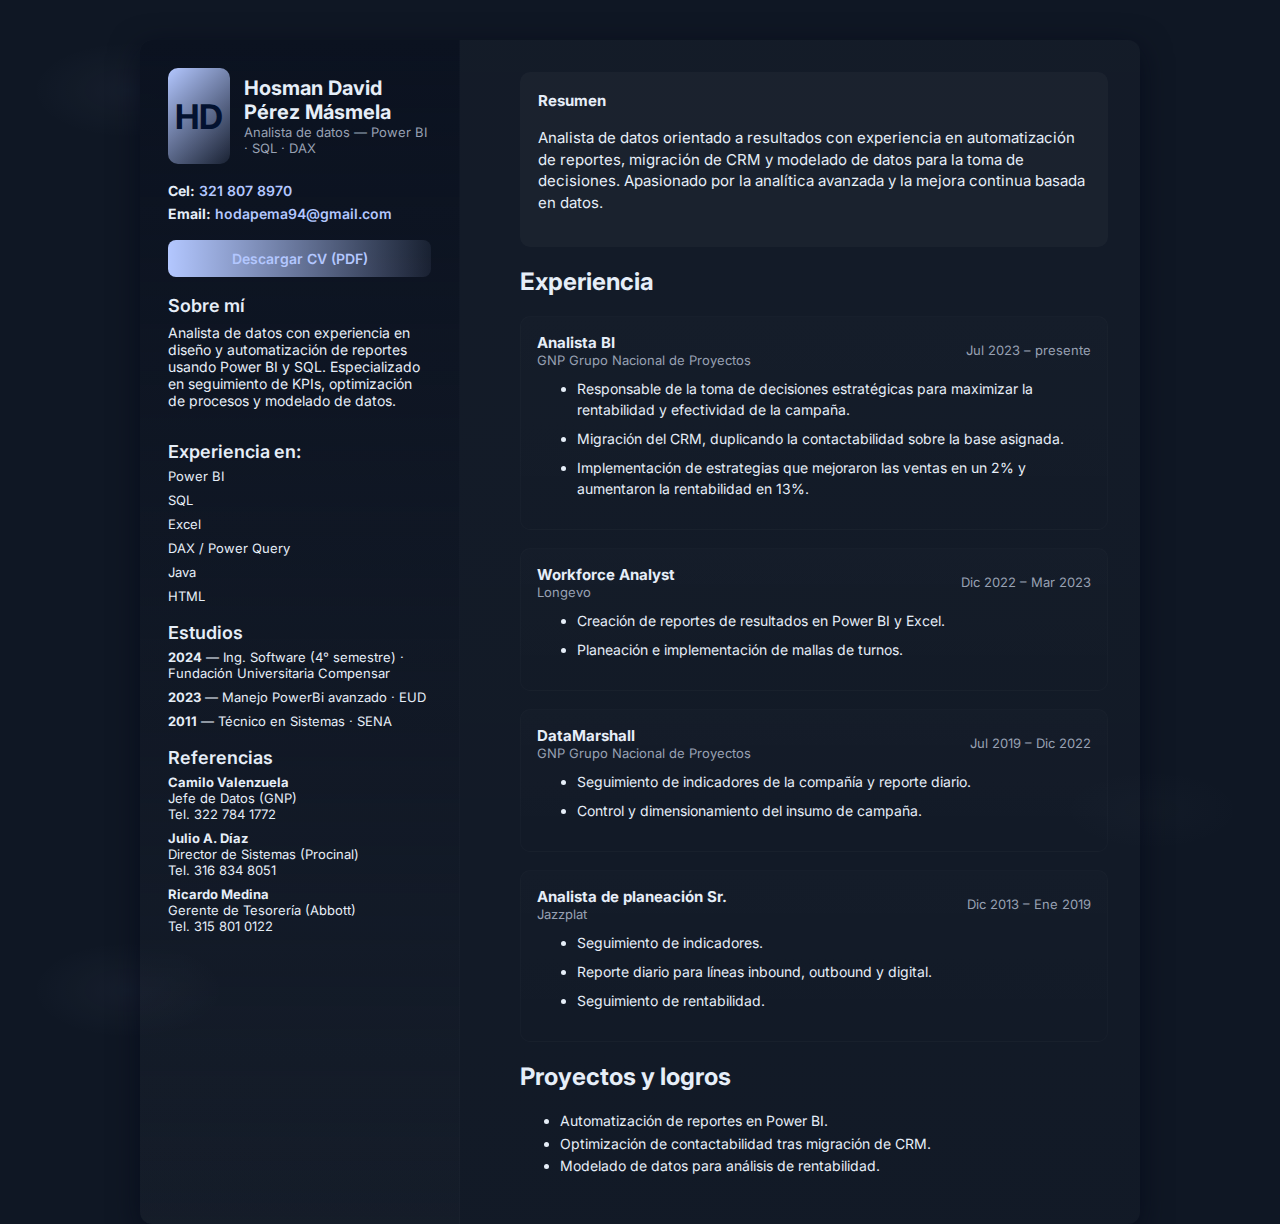
<file: Index.html>
<!doctype html>
<html lang="es">

<head>
    <meta charset="utf-8" />
    <meta name="viewport" content="width=device-width,initial-scale=1" />
    <title>Hosman David Pérez — CV</title>

    <!-- Google Font -->
    <link href="https://fonts.googleapis.com/css2?family=Inter:wght@300;400;600;700&display=swap" rel="stylesheet">

    <!-- Archivo CSS externo -->
    <link rel="stylesheet" href="styles.css">
</head>

<body>
    <div class="container" role="main" aria-labelledby="cv-heading">

        <!-- SIDEBAR -->
        <aside class="sidebar">
            <div class="profile-header">
                <div class="avatar" aria-hidden="true">HD</div>
                <div>
                    <div class="name">Hosman David Pérez Másmela</div>
                    <div class="role">Analista de datos — Power BI · SQL · DAX</div>
                </div>
            </div>

            <div class="contact" aria-label="Contacto">
                <div><strong>Cel:</strong> <a href="tel:+573218078970">321 807 8970</a></div>
                <div><strong>Email:</strong> <a href="mailto:hodapema94@gmail.com">hodapema94@gmail.com</a></div>

                <!-- Enlace a tu PDF -->
                <a class="download-btn" href="CV-Hosman-David-Perez.pdf" target="_blank">Descargar CV (PDF)</a>
            </div>

            <div>
                <a class="section-link" href="about.html">
                    Sobre mí
                </a>

                <p class="sidebar-text">
                    Analista de datos con experiencia en diseño y automatización de reportes usando Power BI y SQL. Especializado en seguimiento de KPIs, optimización de procesos y modelado de datos.
                </p>
            </div>

            <div>
                <a class="section-link" href="Estilos.html">
                    Experiencia en:
                </a>

                <div class="skills">
                    <div class="skill"><span>Power BI</span></div>
                    <div class="skill"><span>SQL</span></div>
                    <div class="skill"><span>Excel</span></div>
                    <div class="skill"><span>DAX / Power Query</span></div>
                    <div class="skill"><span>Java</span></div>
                    <div class="skill"><span>HTML</span></div>
                </div>
            </div>


            <div>
                <a class="section-link" href="certificados.html">Estudios</a>
                <div class="education">
                    <div class="edu-item"><strong>2024</strong> — Ing. Software (4° semestre) · Fundación Universitaria Compensar</div>
                    <div class="edu-item"><strong>2023</strong> — Manejo PowerBi avanzado · EUD</div>
                    <div class="edu-item"><strong>2011</strong> — Técnico en Sistemas · SENA</div>
                </div>
            </div>

            <div>
                <div class="section-link">Referencias</div>
                <div class="references">
                    <div class="edu-item"><strong>Camilo Valenzuela</strong><br>Jefe de Datos (GNP) </strong><br> Tel. 322 784 1772</div>
                    <div class="edu-item">
                        <strong>Julio A. Díaz</strong><br> Director de Sistemas (Procinal) </strong><br> Tel. 316 834 8051
                    </div>
                    <div class="edu-item">
                        <strong>Ricardo Medina</strong><br> Gerente de Tesorería (Abbott) </strong><br> Tel. 315 801 0122
                    </div>
                </div>
            </div>
        </aside>

        <!-- MAIN CONTENT -->
        <section class="main" id="cv-heading" aria-label="Hoja de vida principal">
            <div class="summary" aria-label="Resumen profesional">
                <strong>Resumen</strong>
                <p>
                    Analista de datos orientado a resultados con experiencia en automatización de reportes, migración de CRM y modelado de datos para la toma de decisiones. Apasionado por la analítica avanzada y la mejora continua basada en datos.
                </p>
            </div>

            <div>
                <h2>Experiencia</h2>

                <div class="experience">

                    <article class="job">
                        <div class="job-header">
                            <div>
                                <div class="job-title">Analista BI</div>
                                <div class="job-company">GNP Grupo Nacional de Proyectos</div>
                            </div>
                            <div class="job-dates">Jul 2023 – presente</div>
                        </div>
                        <ul class="job-bullets">
                            <li>Responsable de la toma de decisiones estratégicas para maximizar la rentabilidad y efectividad de la campaña.</li>
                            <li>Migración del CRM, duplicando la contactabilidad sobre la base asignada.</li>
                            <li>Implementación de estrategias que mejoraron las ventas en un 2% y aumentaron la rentabilidad en 13%.</li>
                        </ul>
                    </article>

                    <article class="job">
                        <div class="job-header">
                            <div>
                                <div class="job-title">Workforce Analyst</div>
                                <div class="job-company">Longevo</div>
                            </div>
                            <div class="job-dates">Dic 2022 – Mar 2023</div>
                        </div>
                        <ul class="job-bullets">
                            <li>Creación de reportes de resultados en Power BI y Excel.</li>
                            <li>Planeación e implementación de mallas de turnos.</li>
                        </ul>
                    </article>

                    <article class="job">
                        <div class="job-header">
                            <div>
                                <div class="job-title">DataMarshall</div>
                                <div class="job-company">GNP Grupo Nacional de Proyectos</div>
                            </div>
                            <div class="job-dates">Jul 2019 – Dic 2022</div>
                        </div>
                        <ul class="job-bullets">
                            <li>Seguimiento de indicadores de la compañía y reporte diario.</li>
                            <li>Control y dimensionamiento del insumo de campaña.</li>
                        </ul>
                    </article>

                    <article class="job">
                        <div class="job-header">
                            <div>
                                <div class="job-title">Analista de planeación Sr.</div>
                                <div class="job-company">Jazzplat</div>
                            </div>
                            <div class="job-dates">Dic 2013 – Ene 2019</div>
                        </div>
                        <ul class="job-bullets">
                            <li>Seguimiento de indicadores.</li>
                            <li>Reporte diario para líneas inbound, outbound y digital.</li>
                            <li>Seguimiento de rentabilidad.</li>
                        </ul>
                    </article>

                </div>
            </div>

            <div class="projects">
                <h2>Proyectos y logros</h2>
                <ul>
                    <li>Automatización de reportes en Power BI.</li>
                    <li>Optimización de contactabilidad tras migración de CRM.</li>
                    <li>Modelado de datos para análisis de rentabilidad.</li>
                </ul>
            </div>

        </section>
    </div>
</body>

</html>
</file>
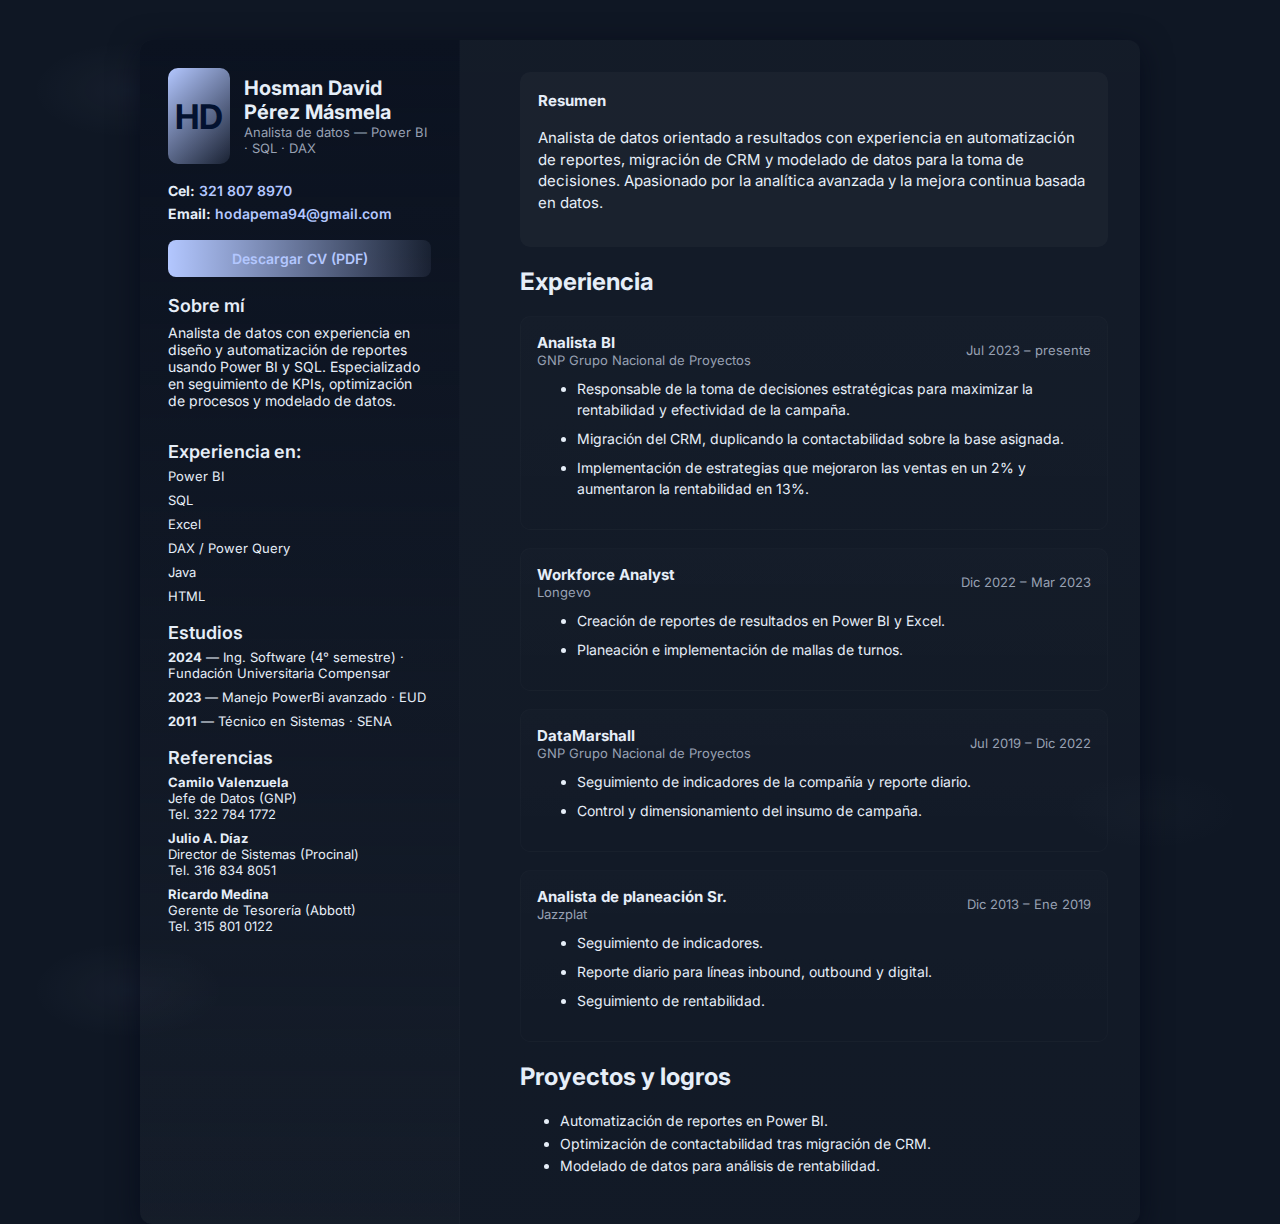
<file: index.html>
<!doctype html>
<html lang="es">

<head>
    <meta charset="utf-8" />
    <meta name="viewport" content="width=device-width,initial-scale=1" />
    <title>Hosman David Pérez — CV</title>

    <!-- Google Font -->
    <link href="https://fonts.googleapis.com/css2?family=Inter:wght@300;400;600;700&display=swap" rel="stylesheet">

    <!-- Archivo CSS externo -->
    <link rel="stylesheet" href="styles.css">
</head>

<body>
    <div class="container" role="main" aria-labelledby="cv-heading">

        <!-- SIDEBAR -->
        <aside class="sidebar">
            <div class="profile-header">
                <div class="avatar" aria-hidden="true">HD</div>
                <div>
                    <div class="name">Hosman David Pérez Másmela</div>
                    <div class="role">Analista de datos — Power BI · SQL · DAX</div>
                </div>
            </div>

            <div class="contact" aria-label="Contacto">
                <div><strong>Cel:</strong> <a href="tel:+573218078970">321 807 8970</a></div>
                <div><strong>Email:</strong> <a href="mailto:hodapema94@gmail.com">hodapema94@gmail.com</a></div>

                <!-- Enlace a tu PDF -->
                <a class="download-btn" href="CV-HOSMAN-DAVID-PEREZ.pdf" target="_blank">Descargar CV (PDF)</a>
            </div>

            <div>
                <a class="section-link" href="about.html">
                    Sobre mí
                </a>

                <p class="sidebar-text">
                    Analista de datos con experiencia en diseño y automatización de reportes usando Power BI y SQL. Especializado en seguimiento de KPIs, optimización de procesos y modelado de datos.
                </p>
            </div>

            <div>
                <a class="section-link" href="Estilos.html">
                    Experiencia en:
                </a>

                <div class="skills">
                    <div class="skill"><span>Power BI</span></div>
                    <div class="skill"><span>SQL</span></div>
                    <div class="skill"><span>Excel</span></div>
                    <div class="skill"><span>DAX / Power Query</span></div>
                    <div class="skill"><span>Java</span></div>
                    <div class="skill"><span>HTML</span></div>
                </div>
            </div>


            <div>
                <a class="section-link" href="certificados.html">Estudios</a>
                <div class="education">
                    <div class="edu-item"><strong>2024</strong> — Ing. Software (4° semestre) · Fundación Universitaria Compensar</div>
                    <div class="edu-item"><strong>2023</strong> — Manejo PowerBi avanzado · EUD</div>
                    <div class="edu-item"><strong>2011</strong> — Técnico en Sistemas · SENA</div>
                </div>
            </div>

            <div>
                <div class="section-link">Referencias</div>
                <div class="references">
                    <div class="edu-item"><strong>Camilo Valenzuela</strong><br>Jefe de Datos (GNP) </strong><br> Tel. 322 784 1772</div>
                    <div class="edu-item">
                        <strong>Julio A. Díaz</strong><br> Director de Sistemas (Procinal) </strong><br> Tel. 316 834 8051
                    </div>
                    <div class="edu-item">
                        <strong>Ricardo Medina</strong><br> Gerente de Tesorería (Abbott) </strong><br> Tel. 315 801 0122
                    </div>
                </div>
            </div>
        </aside>

        <!-- MAIN CONTENT -->
        <section class="main" id="cv-heading" aria-label="Hoja de vida principal">
            <div class="summary" aria-label="Resumen profesional">
                <strong>Resumen</strong>
                <p>
                    Analista de datos orientado a resultados con experiencia en automatización de reportes, migración de CRM y modelado de datos para la toma de decisiones. Apasionado por la analítica avanzada y la mejora continua basada en datos.
                </p>
            </div>

            <div>
                <h2>Experiencia</h2>

                <div class="experience">

                    <article class="job">
                        <div class="job-header">
                            <div>
                                <div class="job-title">Analista BI</div>
                                <div class="job-company">GNP Grupo Nacional de Proyectos</div>
                            </div>
                            <div class="job-dates">Jul 2023 – presente</div>
                        </div>
                        <ul class="job-bullets">
                            <li>Responsable de la toma de decisiones estratégicas para maximizar la rentabilidad y efectividad de la campaña.</li>
                            <li>Migración del CRM, duplicando la contactabilidad sobre la base asignada.</li>
                            <li>Implementación de estrategias que mejoraron las ventas en un 2% y aumentaron la rentabilidad en 13%.</li>
                        </ul>
                    </article>

                    <article class="job">
                        <div class="job-header">
                            <div>
                                <div class="job-title">Workforce Analyst</div>
                                <div class="job-company">Longevo</div>
                            </div>
                            <div class="job-dates">Dic 2022 – Mar 2023</div>
                        </div>
                        <ul class="job-bullets">
                            <li>Creación de reportes de resultados en Power BI y Excel.</li>
                            <li>Planeación e implementación de mallas de turnos.</li>
                        </ul>
                    </article>

                    <article class="job">
                        <div class="job-header">
                            <div>
                                <div class="job-title">DataMarshall</div>
                                <div class="job-company">GNP Grupo Nacional de Proyectos</div>
                            </div>
                            <div class="job-dates">Jul 2019 – Dic 2022</div>
                        </div>
                        <ul class="job-bullets">
                            <li>Seguimiento de indicadores de la compañía y reporte diario.</li>
                            <li>Control y dimensionamiento del insumo de campaña.</li>
                        </ul>
                    </article>

                    <article class="job">
                        <div class="job-header">
                            <div>
                                <div class="job-title">Analista de planeación Sr.</div>
                                <div class="job-company">Jazzplat</div>
                            </div>
                            <div class="job-dates">Dic 2013 – Ene 2019</div>
                        </div>
                        <ul class="job-bullets">
                            <li>Seguimiento de indicadores.</li>
                            <li>Reporte diario para líneas inbound, outbound y digital.</li>
                            <li>Seguimiento de rentabilidad.</li>
                        </ul>
                    </article>

                </div>
            </div>

            <div class="projects">
                <h2>Proyectos y logros</h2>
                <ul>
                    <li>Automatización de reportes en Power BI.</li>
                    <li>Optimización de contactabilidad tras migración de CRM.</li>
                    <li>Modelado de datos para análisis de rentabilidad.</li>
                </ul>
            </div>

        </section>
    </div>
</body>

</html>
</file>
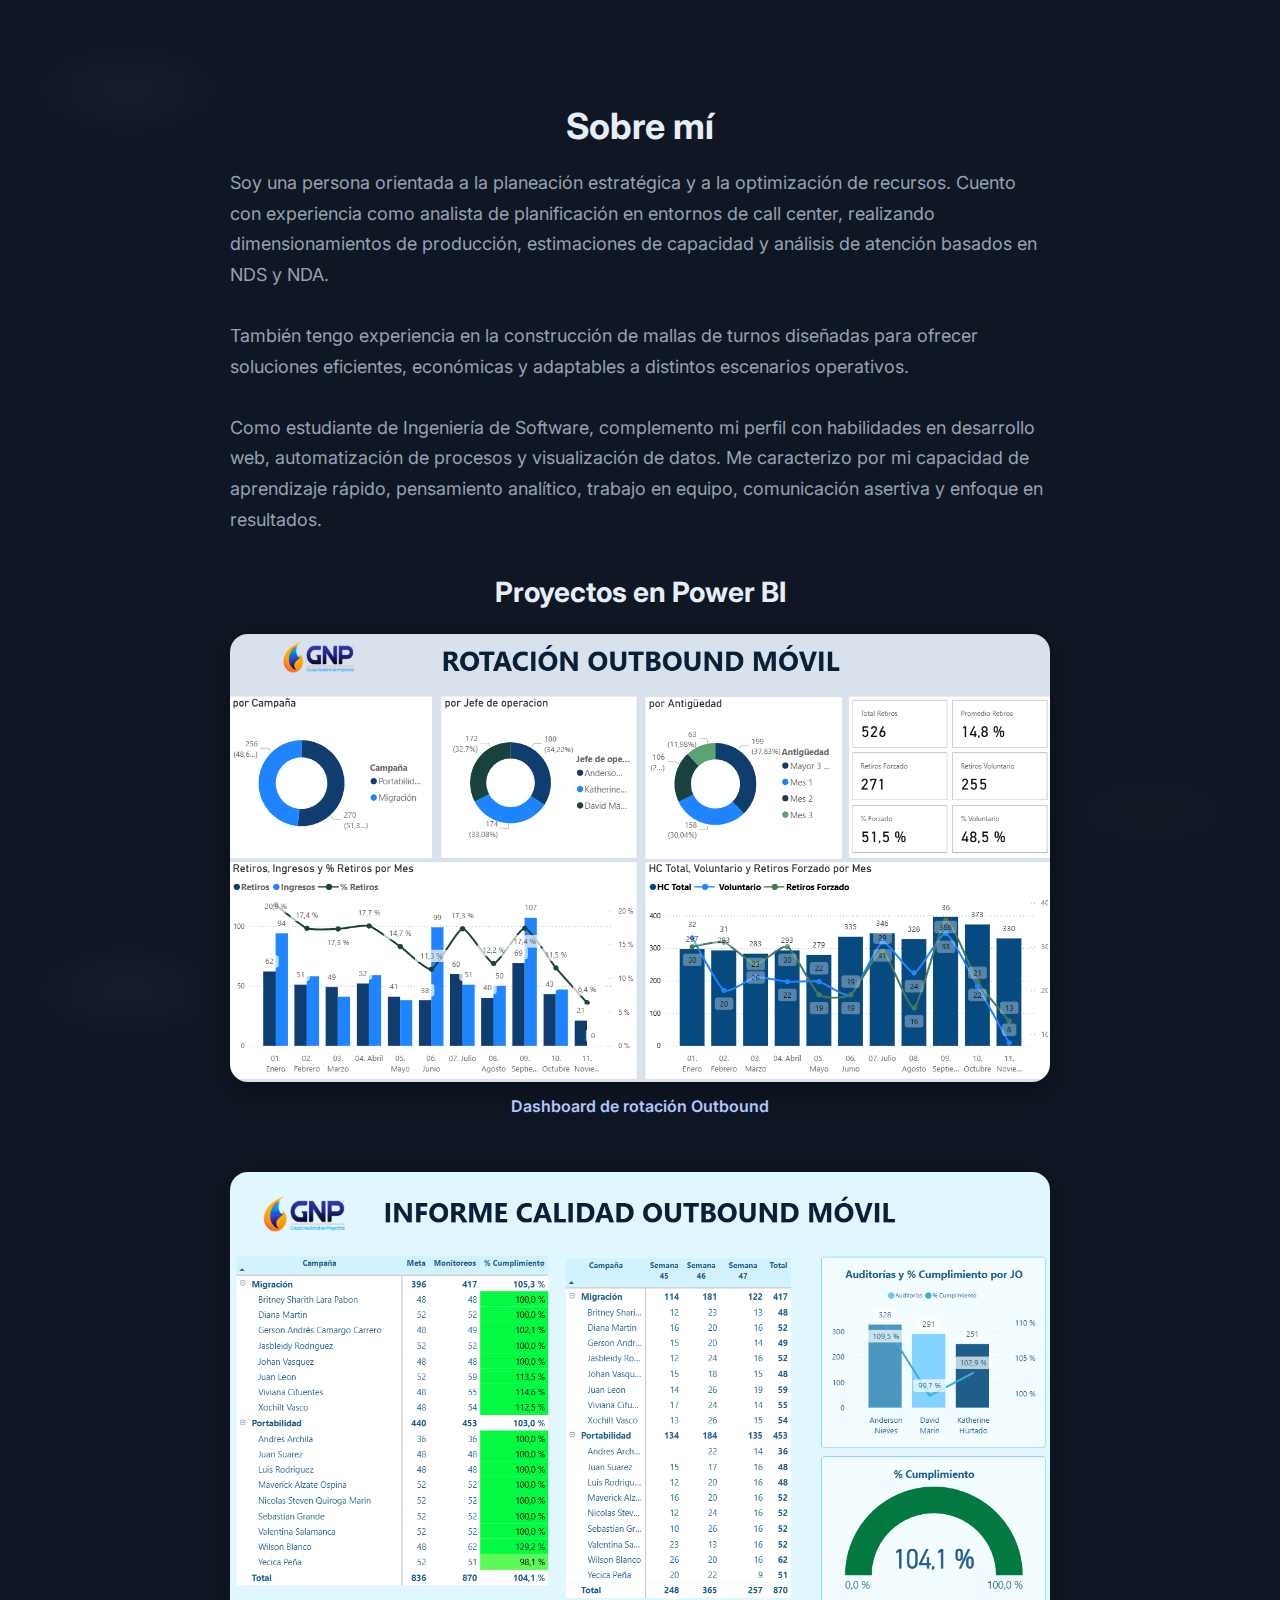
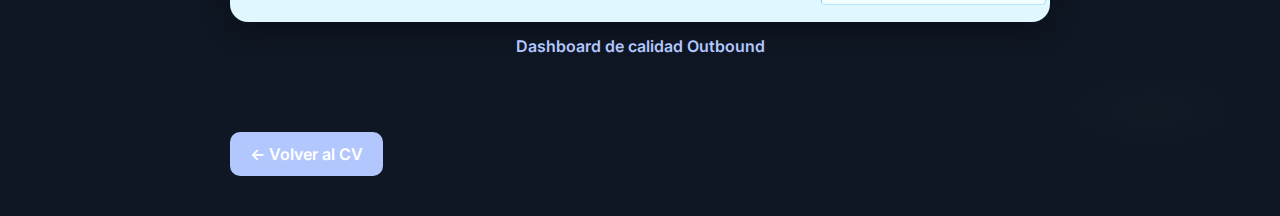
<file: about.html>
<!doctype html>
<html lang="es">

<head>
    <meta charset="utf-8">
    <meta name="viewport" content="width=device-width, initial-scale=1">
    <title>Sobre mí — Hosman David Pérez</title>

    <link href="https://fonts.googleapis.com/css2?family=Inter:wght@300;400;600;700&display=swap" rel="stylesheet">
    <link rel="stylesheet" href="styles.css">
    <link rel="stylesheet" href="about.css">
</head>

<body>

    <div class="about-container">

        <h1>Sobre mí</h1>

        <p class="about-text">
            Soy una persona orientada a la planeación estratégica y a la optimización de recursos. Cuento con experiencia como analista de planificación en entornos de call center, realizando dimensionamientos de producción, estimaciones de capacidad y análisis de
            atención basados en NDS y NDA.
            <br><br> También tengo experiencia en la construcción de mallas de turnos diseñadas para ofrecer soluciones eficientes, económicas y adaptables a distintos escenarios operativos.
            <br><br> Como estudiante de Ingeniería de Software, complemento mi perfil con habilidades en desarrollo web, automatización de procesos y visualización de datos. Me caracterizo por mi capacidad de aprendizaje rápido, pensamiento analítico,
            trabajo en equipo, comunicación asertiva y enfoque en resultados.
        </p>

        <h2>Proyectos en Power BI</h2>

        <div class="bi-gallery">

            <div class="bi-item">
                <img src="Img1.png" alt="Dashboard Rotación Outbound">
                <p class="bi-caption">Dashboard de rotación Outbound</p>
            </div>

            <div class="bi-item">
                <img src="Img2.png" alt="Dashboard Calidad Outbound">
                <p class="bi-caption">Dashboard de calidad Outbound</p>
            </div>

        </div>

        <a href="index.html" class="back-btn">← Volver al CV</a>

    </div>

</body>

</html>
</file>
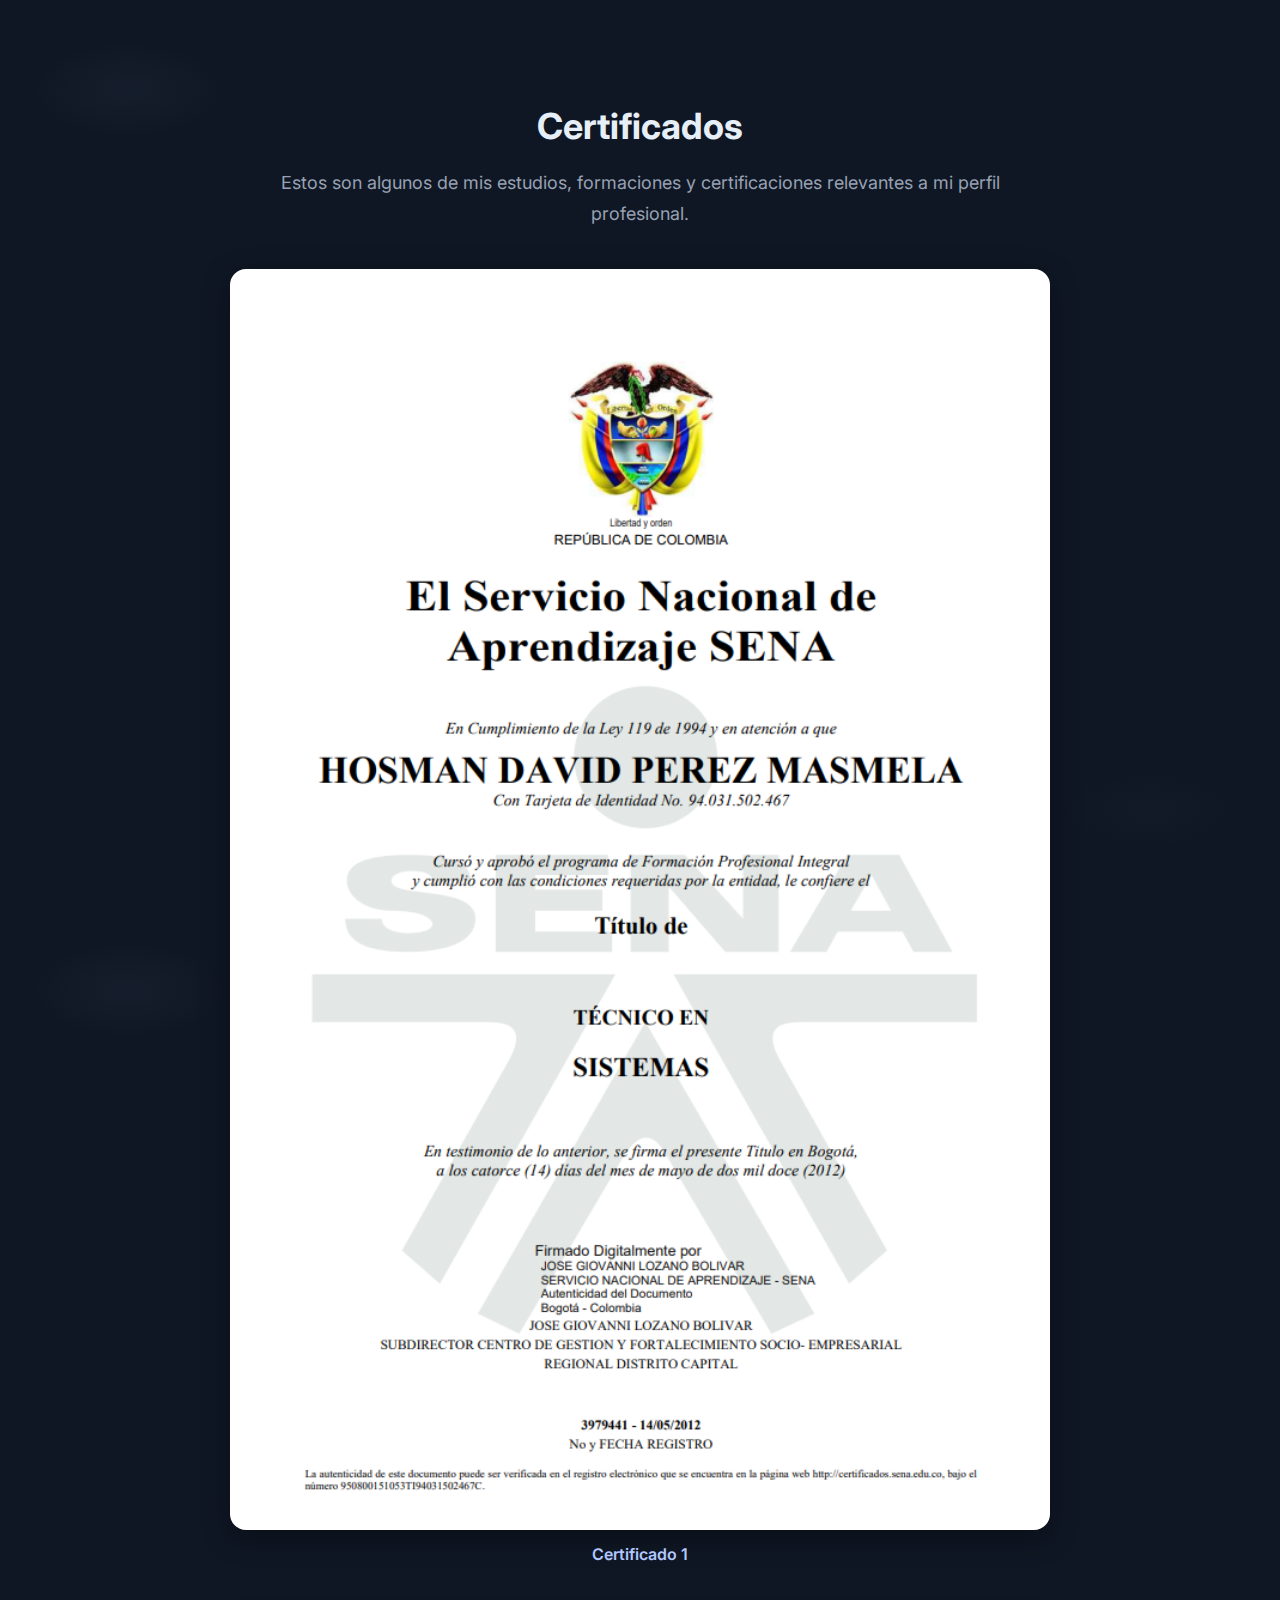
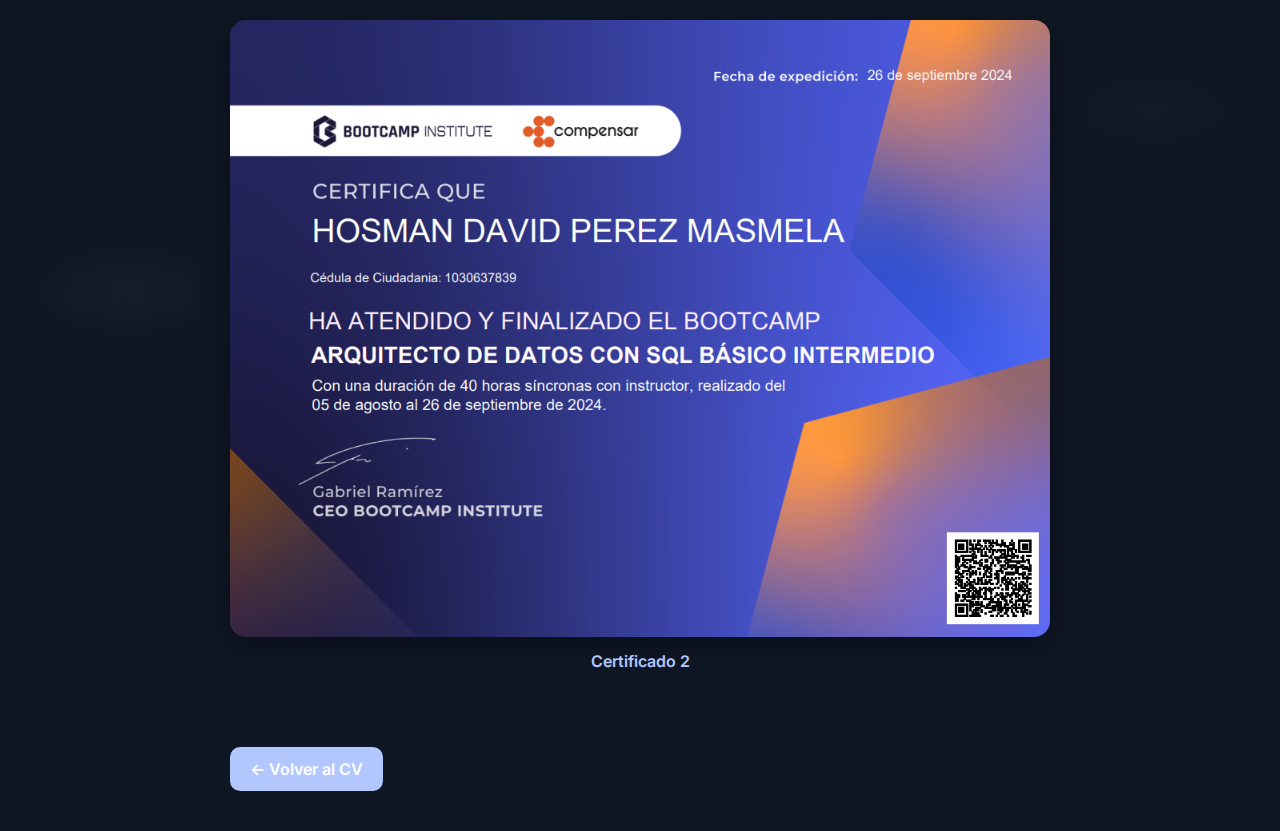
<file: certificados.html>
<!doctype html>
<html lang="es">

<head>
    <meta charset="utf-8">
    <meta name="viewport" content="width=device-width,initial-scale=1">
    <title>Certificados — Hosman David Pérez</title>

    <link href="https://fonts.googleapis.com/css2?family=Inter:wght@300;400;600;700&display=swap" rel="stylesheet">
    <link rel="stylesheet" href="styles.css">
    <link rel="stylesheet" href="certificados.css">
</head>

<body>

    <div class="cert-container">

        <h1>Certificados</h1>

        <p class="cert-text">
            Estos son algunos de mis estudios, formaciones y certificaciones relevantes a mi perfil profesional.
        </p>

        <div class="cert-gallery">

            <div class="cert-item">
                <img src="Certificado1.png" alt="Certificado 1">
                <p class="cert-caption">Certificado 1</p>
            </div>

            <div class="cert-item">
                <img src="Certificado2.png" alt="Certificado 2">
                <p class="cert-caption">Certificado 2</p>
            </div>

        </div>

        <a href="index.html" class="back-btn">← Volver al CV</a>

    </div>

</body>

</html>
</file>
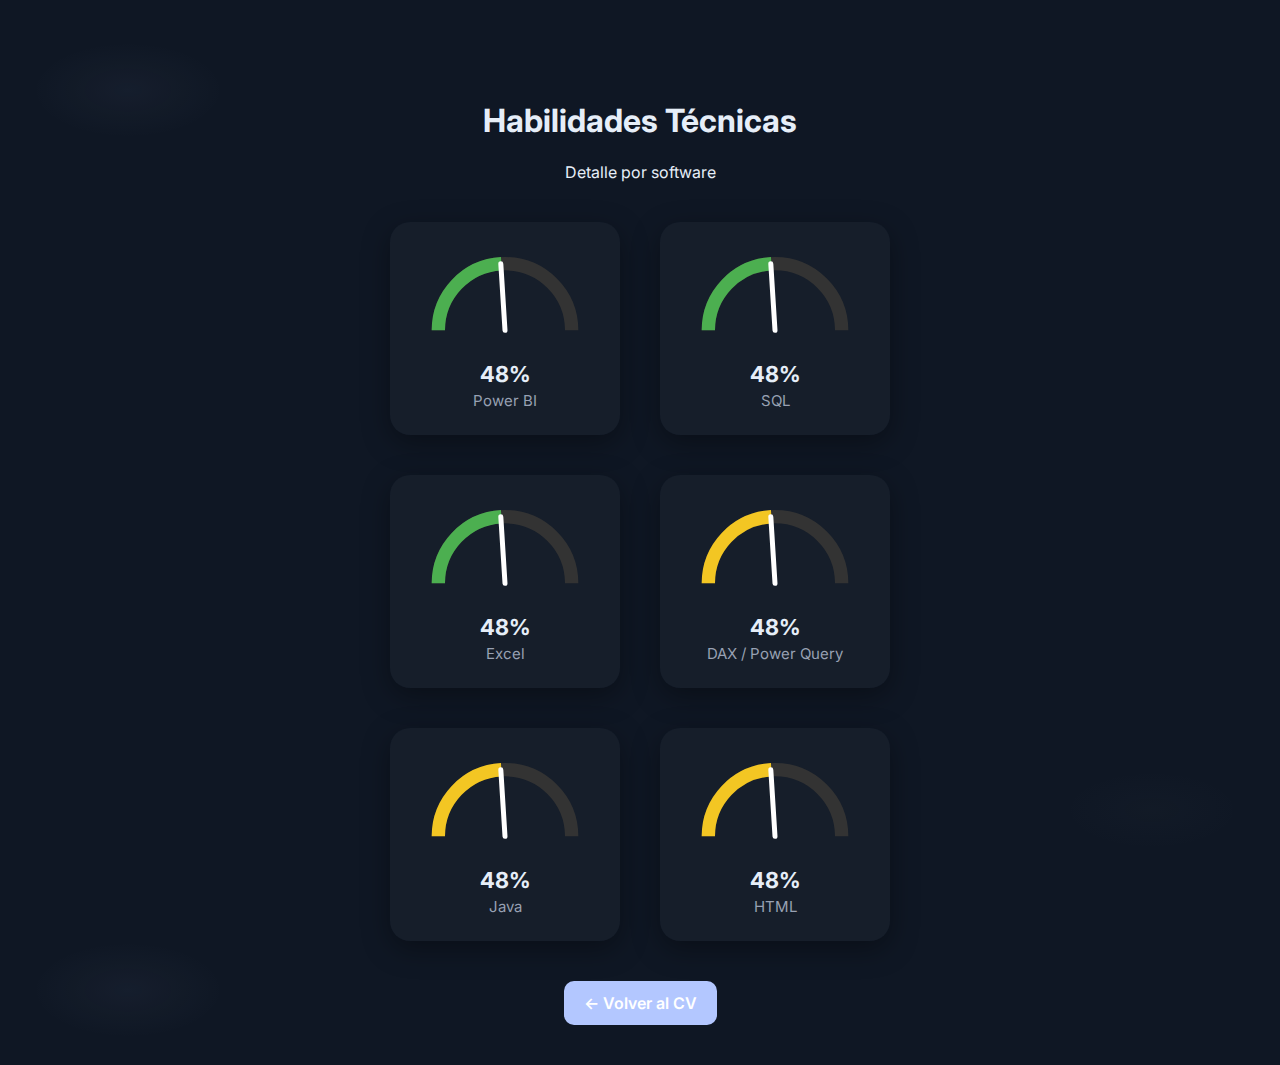
<file: Estilos.html>
<!doctype html>
<html lang="es">

<head>
    <meta charset="utf-8">
    <meta name="viewport" content="width=device-width, initial-scale=1">
    <title>Programas y Lenguajes manejados — Hosman David Pérez</title>

    <link href="https://fonts.googleapis.com/css2?family=Inter:wght@300;400;600;700&display=swap" rel="stylesheet">
    <link rel="stylesheet" href="styles.css">
    <link rel="stylesheet" href="gauges.css">
</head>

<body>

    <div class="skills-container">
        <h1>Habilidades Técnicas</h1>
        <p>Detalle por software</p>

        <div class="gauges-grid">

            <div class="gauge-card">
                <div class="gauge" data-value="90" data-label="Power BI"></div>
            </div>

            <div class="gauge-card">
                <div class="gauge" data-value="85" data-label="SQL"></div>
            </div>

            <div class="gauge-card">
                <div class="gauge" data-value="95" data-label="Excel"></div>
            </div>

            <div class="gauge-card">
                <div class="gauge" data-value="80" data-label="DAX / Power Query"></div>
            </div>

            <div class="gauge-card">
                <div class="gauge" data-value="75" data-label="Java"></div>
            </div>

            <div class="gauge-card">
                <div class="gauge" data-value="65" data-label="HTML"></div>
            </div>

        </div>

        <br><br>
        <a href="index.html" class="back-btn">← Volver al CV</a>
    </div>


    <script>
        document.querySelectorAll(".gauge").forEach(gauge => {

            let finalVal = Number(gauge.dataset.value);
            let label = gauge.dataset.label;

            // Determinar color por nivel
            let color = "#ef233c"; // rojo

            if (finalVal > 80) color = "#4caf50"; // verde
            else if (finalVal > 60) color = "#f3c623"; // amarillo

            // Rellenar el SVG
            gauge.innerHTML = `
            <svg class="gauge-svg" viewBox="0 0 100 60">
              <!-- Arco de fondo -->
              <path d="M10 50 A40 40 0 1 1 90 50"
                    fill="none"
                    stroke="#333"
                    stroke-width="8"/>
        
              <!-- Arco dinámico -->
              <path class="arc"
                    d="M10 50 A40 40 0 1 1 90 50"
                    fill="none"
                    stroke="${color}"
                    stroke-width="8"
                    stroke-dasharray="0, 200"/>
        
              <!-- Aguja -->
              <line class="needle"
                    x1="50" y1="50"
                    x2="50" y2="10"
                    stroke="white"
                    stroke-width="3"
                    stroke-linecap="round"
                    transform="rotate(-90 50 50)"/>
            </svg>
        
            <div class="gauge-value">0%</div>
            <div class="gauge-label">${label}</div>
          `;

            // Elementos animables
            const arc = gauge.querySelector(".arc");
            const needle = gauge.querySelector(".needle");
            const valText = gauge.querySelector(".gauge-value");

            // Animar progresivamente
            let current = 0;

            const animate = () => {
                if (current <= finalVal) {

                    // Actualizar texto
                    valText.textContent = current + "%";

                    // Longitud del arco (máximo 126 del semicírculo)
                    const arcLength = (current / 100) * 126;
                    arc.setAttribute("stroke-dasharray", `${arcLength}, 200`);

                    // Rotar aguja: -90° a +90° según valor
                    const rotation = -90 + (current * 1.8);
                    needle.setAttribute("transform", `rotate(${rotation} 50 50)`);

                    current++;
                    requestAnimationFrame(animate);
                }
            };

            animate();
        });
    </script>




</body>

</html>
</file>
<file: styles.css>
:root {
    --bg: #0f1724;
    --card: #0b1220;
    --accent: #b3c7ff;
    --muted: #98a1b3;
    --text: #e6eef8;
    --glass: rgba(255, 255, 255, 0.03);
    --max-width: 1000px;
}

* {
    box-sizing: border-box;
}

html,
body {
    height: 100%;
}

body {
    margin: 0;
    font-family: Inter, system-ui, -apple-system, Segoe UI, Roboto, "Helvetica Neue", Arial;
    background: radial-gradient(1200px 600px at 10% 10%, rgba(179, 199, 255, 0.04), transparent 8%), radial-gradient(900px 400px at 90% 90%, rgba(152, 161, 179, 0.02), transparent 10%), var(--bg);
    color: var(--text);
    padding: 40px 20px;
    display: flex;
    justify-content: center;
    align-items: flex-start;
}


/* Layout general */

.container {
    width: 100%;
    max-width: var(--max-width);
    border-radius: 12px;
    overflow: hidden;
    display: grid;
    grid-template-columns: 320px 1fr;
    gap: 28px;
    background: linear-gradient(180deg, rgba(255, 255, 255, 0.02), rgba(255, 255, 255, 0.01));
    box-shadow: 0 8px 30px rgba(2, 6, 23, 0.6);
}


/* Sidebar */

.sidebar {
    padding: 28px;
    background: linear-gradient(180deg, var(--card), rgba(255, 255, 255, 0.01));
    border-right: 1px solid rgba(255, 255, 255, 0.02);
    display: flex;
    flex-direction: column;
    gap: 18px;
}

.profile-header {
    display: flex;
    gap: 14px;
    align-items: center;
}

.avatar {
    width: 96px;
    height: 96px;
    border-radius: 10px;
    background: linear-gradient(135deg, var(--accent), rgba(179, 199, 255, 0.08));
    display: flex;
    align-items: center;
    justify-content: center;
    color: #031230;
    font-weight: 700;
    font-size: 34px;
}

.name {
    font-size: 20px;
    font-weight: 700;
}

.role {
    color: var(--muted);
    font-size: 13px;
}

.contact {
    font-size: 14px;
    display: flex;
    flex-direction: column;
    gap: 6px;
}

.contact a {
    color: var(--accent);
    font-weight: 600;
    text-decoration: none;
}

.download-btn {
    display: inline-block;
    margin-top: 12px;
    padding: 10px 12px;
    border-radius: 8px;
    background: linear-gradient(90deg, var(--accent), rgba(179, 199, 255, 0.07));
    color: #031230;
    font-weight: 700;
    text-decoration: none;
    text-align: center;
}

.section-title {
    color: var(--muted);
    font-size: 12px;
    text-transform: uppercase;
    letter-spacing: 1px;
    margin-top: 8px;
}

.sidebar-text {
    margin-top: 8px;
    font-size: 14px;
    color: var(--text);
}

.skills,
.education,
.references {
    display: flex;
    flex-direction: column;
    gap: 8px;
    margin-top: 6px;
}

.edu-item,
.skill {
    font-size: 13px;
    color: var(--text);
}


/* Main content */

.main {
    padding: 32px;
}

.summary {
    background: var(--glass);
    padding: 18px;
    border-radius: 10px;
    font-size: 15px;
    line-height: 1.45;
    margin-bottom: 20px;
}

.experience {
    display: flex;
    flex-direction: column;
    gap: 18px;
}

.job {
    padding: 16px;
    border-radius: 10px;
    background: linear-gradient(180deg, rgba(255, 255, 255, 0.01), rgba(255, 255, 255, 0.005));
    border: 1px solid rgba(255, 255, 255, 0.02);
}

.job-header {
    display: flex;
    justify-content: space-between;
    align-items: center;
}

.job-title {
    font-size: 15px;
    font-weight: 700;
}

.job-company {
    color: var(--muted);
    font-size: 13px;
}

.job-dates {
    color: var(--muted);
    font-size: 13px;
}

.job-bullets {
    margin-top: 10px;
    font-size: 14px;
    line-height: 1.5;
}

.job-bullets li {
    margin-bottom: 8px;
}

.projects ul {
    font-size: 14px;
    line-height: 1.6;
    color: var(--text);
}


/* Responsive */

@media (max-width:880px) {
    .container {
        grid-template-columns: 1fr;
    }
    .sidebar {
        border-right: none;
        border-top: 1px solid rgba(255, 255, 255, 0.02);
    }
}


/* skils */

.skills-container {
    padding: 40px;
    max-width: 900px;
    margin: auto;
    color: var(--text);
    text-align: center;
}

.gauges-grid {
    margin-top: 40px;
    display: grid;
    grid-template-columns: repeat(auto-fit, minmax(220px, 1fr));
    gap: 40px;
}

.gauge-block {
    background: var(--glass);
    padding: 20px;
    border-radius: 12px;
    box-shadow: 0 4px 10px rgba(0, 0, 0, 0.2);
    display: flex;
    flex-direction: column;
    align-items: center;
    gap: 12px;
}

.gauge-block canvas {
    width: 180px!important;
    height: 180px!important;
}

.section-title {
    font-weight: 600;
    color: var(--text);
    text-decoration: none;
    transition: 0.25s ease-in-out;
    cursor: pointer;
}

.section-title:hover {
    font-weight: 800;
    text-decoration: underline;
    color: var(--accent);
}


/* Estilo para los titulos*/

.section-link {
    font-size: 18px;
    font-weight: 600;
    color: var(--text);
    text-decoration: none;
    cursor: pointer;
    transition: all 0.2s ease-in-out;
}


/* Hover: subrayado + negrita + color */

.section-link:hover {
    text-decoration: underline;
    font-weight: 800;
    color: var(--accent);
}

.back-btn {
    display: inline-block;
    padding: 12px 20px;
    border-radius: 10px;
    text-decoration: none;
    background-color: var(--accent);
    color: #ffffff;
    font-weight: 600;
    transition: all 0.25s ease;
}

.back-btn:hover {
    background-color: #ffffff;
    color: var(--accent);
    border: 2px solid var(--accent);
}
</file>
<file: about.css>
.about-container {
    max-width: 900px;
    margin: auto;
    padding: 40px;
    color: var(--text);
}

.about-container h1 {
    font-size: 36px;
    margin-bottom: 20px;
    text-align: center;
}

.about-text {
    font-size: 18px;
    line-height: 1.7;
    margin-bottom: 40px;
    color: var(--muted);
}

.about-container h2 {
    font-size: 28px;
    margin-bottom: 25px;
    text-align: center;
}

.bi-gallery {
    display: grid;
    grid-template-columns: 1fr;
    gap: 40px;
    margin-bottom: 60px;
}

.bi-item img {
    width: 100%;
    border-radius: 18px;
    box-shadow: 0 8px 28px rgba(0, 0, 0, 0.35);
    transition: transform 0.25s ease;
}

.bi-item img:hover {
    transform: scale(1.02);
}

.bi-caption {
    text-align: center;
    margin-top: 10px;
    color: var(--accent);
    font-weight: 600;
    font-size: 16px;
}

.back-btn {
    display: inline-block;
    padding: 12px 20px;
    border-radius: 10px;
    text-decoration: none;
    background-color: var(--accent);
    color: #ffffff;
    font-weight: 600;
    transition: all 0.25s ease;
}

.back-btn:hover {
    background-color: #ffffff;
    color: var(--accent);
    border: 2px solid var(--accent);
}
</file>
<file: certificados.css>
.cert-container {
    max-width: 900px;
    margin: auto;
    padding: 40px;
    color: var(--text);
}

.cert-container h1 {
    font-size: 36px;
    margin-bottom: 20px;
    text-align: center;
}

.cert-text {
    font-size: 18px;
    color: var(--muted);
    text-align: center;
    margin-bottom: 40px;
    line-height: 1.7;
}

.cert-gallery {
    display: grid;
    grid-template-columns: 1fr;
    gap: 40px;
    margin-bottom: 60px;
}

.cert-item img {
    width: 100%;
    border-radius: 16px;
    box-shadow: 0 8px 28px rgba(0, 0, 0, 0.35);
    transition: transform 0.25s ease;
}

.cert-item img:hover {
    transform: scale(1.02);
}

.cert-caption {
    text-align: center;
    margin-top: 10px;
    font-size: 16px;
    font-weight: 600;
    color: var(--accent);
}

.back-btn {
    display: inline-block;
    padding: 12px 20px;
    border-radius: 10px;
    text-decoration: none;
    background-color: var(--accent);
    color: #ffffff;
    font-weight: 600;
    transition: all 0.25s ease;
}

.back-btn:hover {
    background-color: #ffffff;
    color: var(--accent);
    border: 2px solid var(--accent);
}
</file>
<file: gauges.css>
.skills-container {
    padding: 40px;
    max-width: 900px;
    margin: auto;
    color: var(--text);
    text-align: center;
}

.gauges-grid {
    display: grid;
    grid-template-columns: repeat(2, 1fr);
    gap: 40px;
    margin-top: 40px;
    place-items: center;
}

.gauge-card {
    background: var(--glass);
    padding: 25px;
    border-radius: 20px;
    box-shadow: 0 8px 28px rgba(0, 0, 0, 0.35);
}

.gauge-svg {
    width: 180px;
    height: 100px;
}

.gauge-value {
    font-size: 22px;
    font-weight: 700;
    margin-top: 10px;
}

.gauge-label {
    margin-top: 4px;
    font-size: 15px;
    color: var(--muted);
}

.back-link {
    color: var(--accent);
    text-decoration: none;
    font-size: 18px;
    font-weight: bold;
}
</file>
